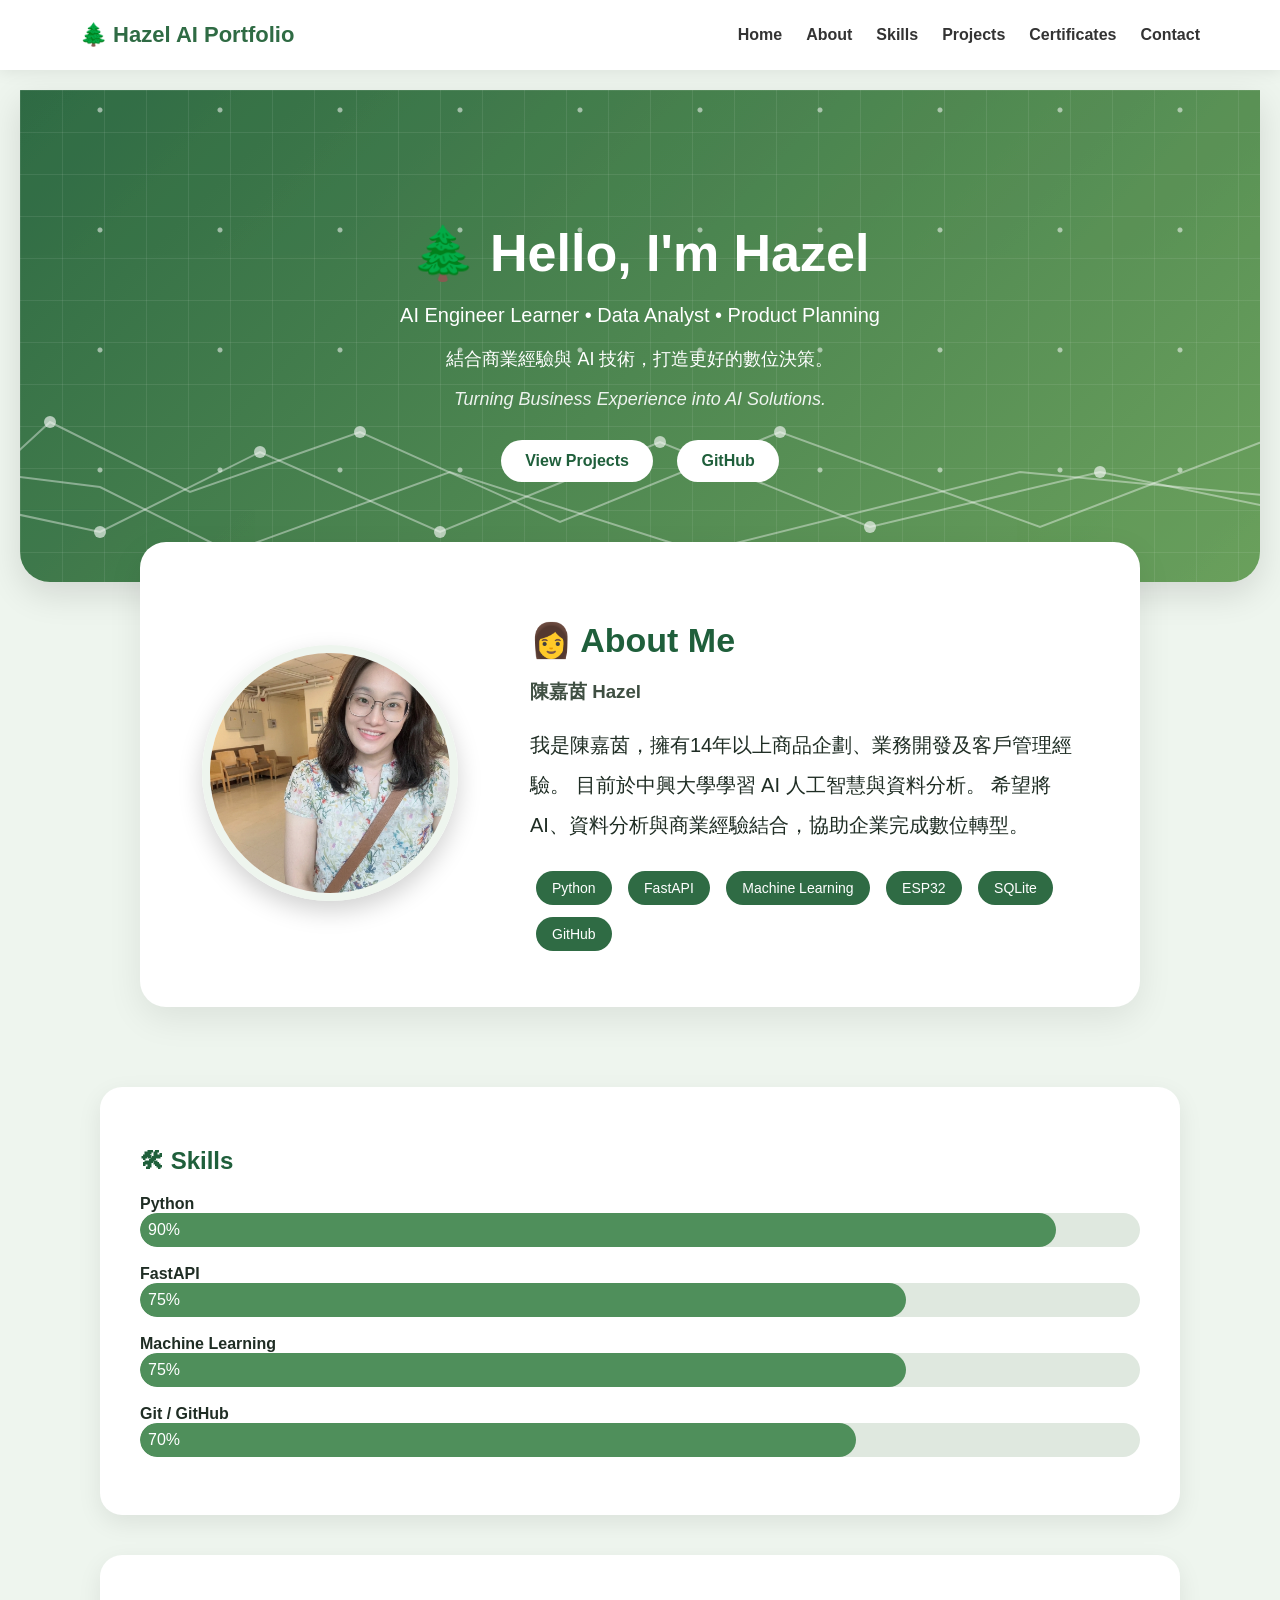
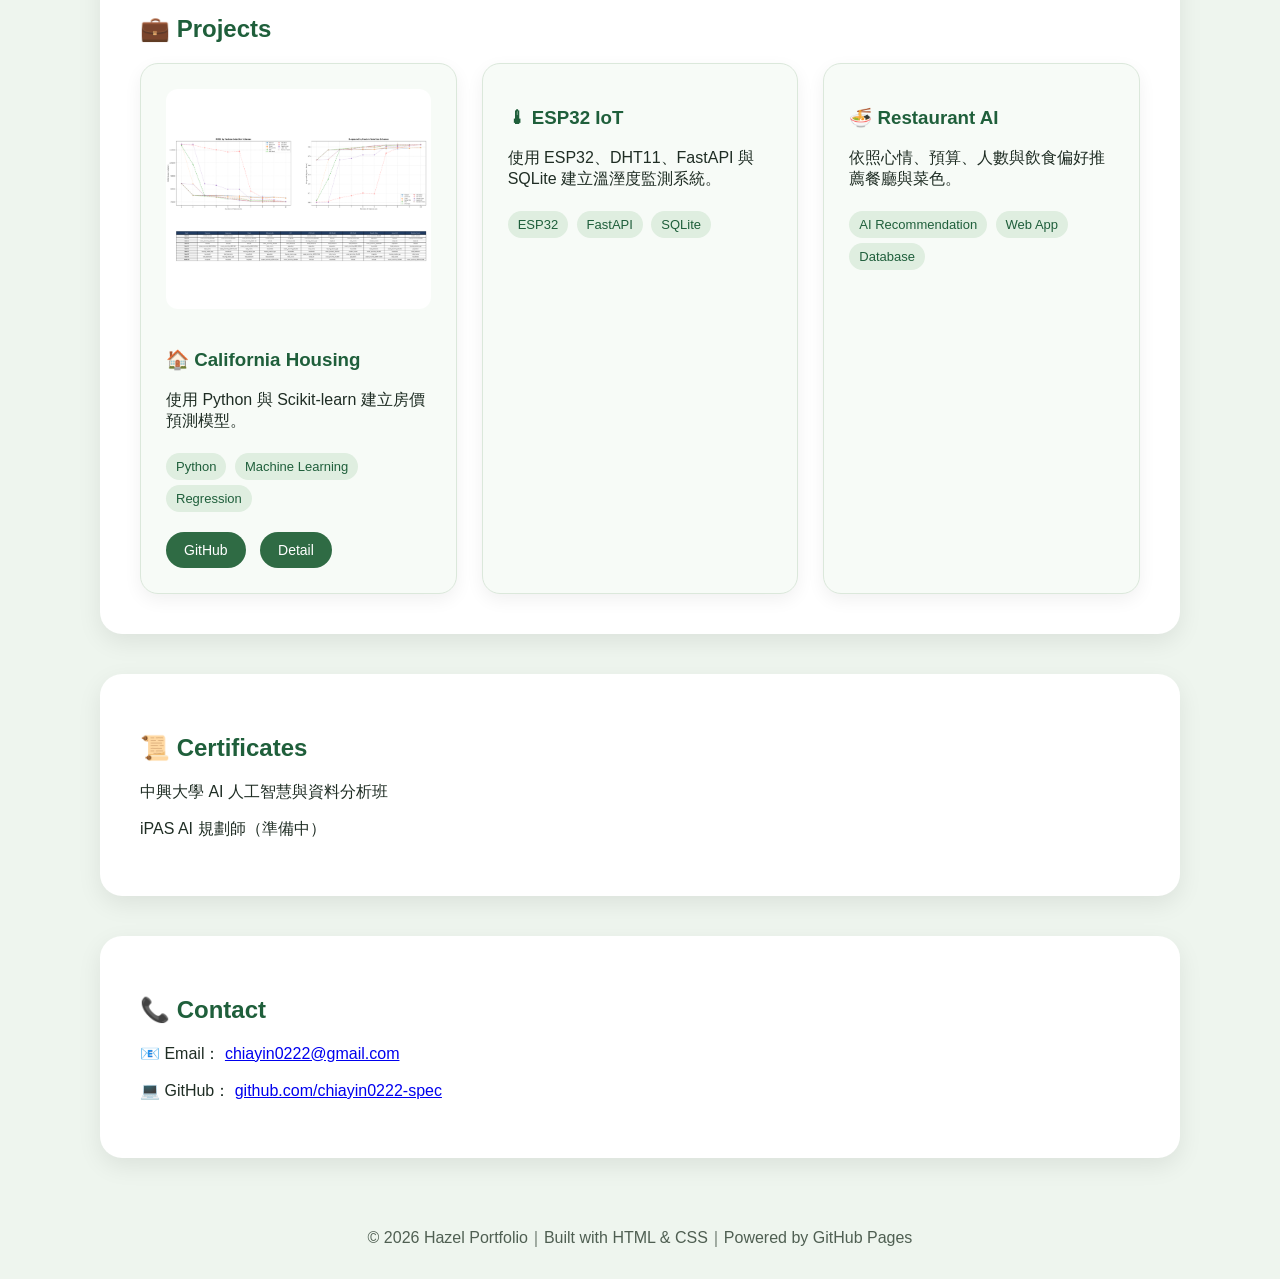
<file: index.html>
<!DOCTYPE html>
<html lang="zh-Hant">
<head>
  <meta charset="UTF-8">
  <title>Hazel AI Portfolio</title>
  <link rel="stylesheet" href="style.css">
</head>

<body>

  <nav class="navbar">
    <div class="logo">🌲 Hazel AI Portfolio</div>

    <ul class="nav-links">
      <li><a href="#hero">Home</a></li>
      <li><a href="#about">About</a></li>
      <li><a href="#skills">Skills</a></li>
      <li><a href="#projects">Projects</a></li>
      <li><a href="#certificates">Certificates</a></li>
      <li><a href="#contact">Contact</a></li>
    </ul>
  </nav>

  <section id="hero" class="hero">
    <h1>🌲 Hello, I'm Hazel</h1>
    <p class="role">AI Engineer Learner • Data Analyst • Product Planning</p>
    <p class="slogan">結合商業經驗與 AI 技術，打造更好的數位決策。</p>
    <p class="motto">Turning Business Experience into AI Solutions.</p>

    <div class="hero-buttons">
      <a class="btn" href="#projects">View Projects</a>
      <a class="btn" href="https://github.com/chiayin0222-spec">GitHub</a>
    </div>
  </section>

  <section id="about" class="about-section">
    <div class="about-card">
      <div class="photo">
        <img src="images/IMG_3133.PNG" class="profile" alt="Hazel">
      </div>

      <div class="intro">
        <h2>👩 About Me</h2>
        <h3>陳嘉茵 Hazel</h3>

        <p>
          我是陳嘉茵，擁有14年以上商品企劃、業務開發及客戶管理經驗。
          目前於中興大學學習 AI 人工智慧與資料分析。
          希望將 AI、資料分析與商業經驗結合，協助企業完成數位轉型。
        </p>

        <div class="tag">
          <span>Python</span>
          <span>FastAPI</span>
          <span>Machine Learning</span>
          <span>ESP32</span>
          <span>SQLite</span>
          <span>GitHub</span>
        </div>
      </div>
    </div>
  </section>

  <section id="skills">
  <h2>🛠 Skills</h2>

  <div class="skill">
    <strong>Python</strong>
    <div class="bar">
      <div class="fill" style="width:90%">90%</div>
    </div>
  </div>

  <div class="skill">
    <strong>FastAPI</strong>
    <div class="bar">
      <div class="fill" style="width:75%">75%</div>
    </div>
  </div>

  <div class="skill">
    <strong>Machine Learning</strong>
    <div class="bar">
      <div class="fill" style="width:75%">75%</div>
    </div>
  </div>

  <div class="skill">
    <strong>Git / GitHub</strong>
    <div class="bar">
      <div class="fill" style="width:70%">70%</div>
    </div>
  </div>
</section>
  
  <section id="projects">
    <h2>💼 Projects</h2>

    <div class="project-grid">

      <div class="project-card">
        <img src="images/california.png" class="project-image" alt="California Housing">

        <h3>🏠 California Housing</h3>

        <p>使用 Python 與 Scikit-learn 建立房價預測模型。</p>

        <div class="tag">
          <span>Python</span>
          <span>Machine Learning</span>
          <span>Regression</span>
        </div>

        <div class="project-links">
          <a class="btn-small" href="https://github.com/chiayin0222-spec" target="_blank">GitHub</a>
          <a class="btn-small" href="projects/california/">Detail</a>
        </div>
      </div>

      <div class="project-card">
        <h3>🌡 ESP32 IoT</h3>
        <p>使用 ESP32、DHT11、FastAPI 與 SQLite 建立溫溼度監測系統。</p>

        <div class="tag">
          <span>ESP32</span>
          <span>FastAPI</span>
          <span>SQLite</span>
        </div>
      </div>

      <div class="project-card">
        <h3>🍜 Restaurant AI</h3>
        <p>依照心情、預算、人數與飲食偏好推薦餐廳與菜色。</p>

        <div class="tag">
          <span>AI Recommendation</span>
          <span>Web App</span>
          <span>Database</span>
        </div>
      </div>

    </div>
  </section>

  <section id="certificates">
    <h2>📜 Certificates</h2>
    <p>中興大學 AI 人工智慧與資料分析班</p>
    <p>iPAS AI 規劃師（準備中）</p>
  </section>

  <section id="contact">
    <h2>📞 Contact</h2>

    <p>
      📧 Email：
      <a href="mailto:chiayin0222@gmail.com">chiayin0222@gmail.com</a>
    </p>

    <p>
      💻 GitHub：
      <a href="https://github.com/chiayin0222-spec" target="_blank">
        github.com/chiayin0222-spec
      </a>
    </p>
  </section>

  <footer>
    © 2026 Hazel Portfolio｜Built with HTML & CSS｜Powered by GitHub Pages
  </footer>

  <script src="script.js"></script>
</body>
</html>
</file>
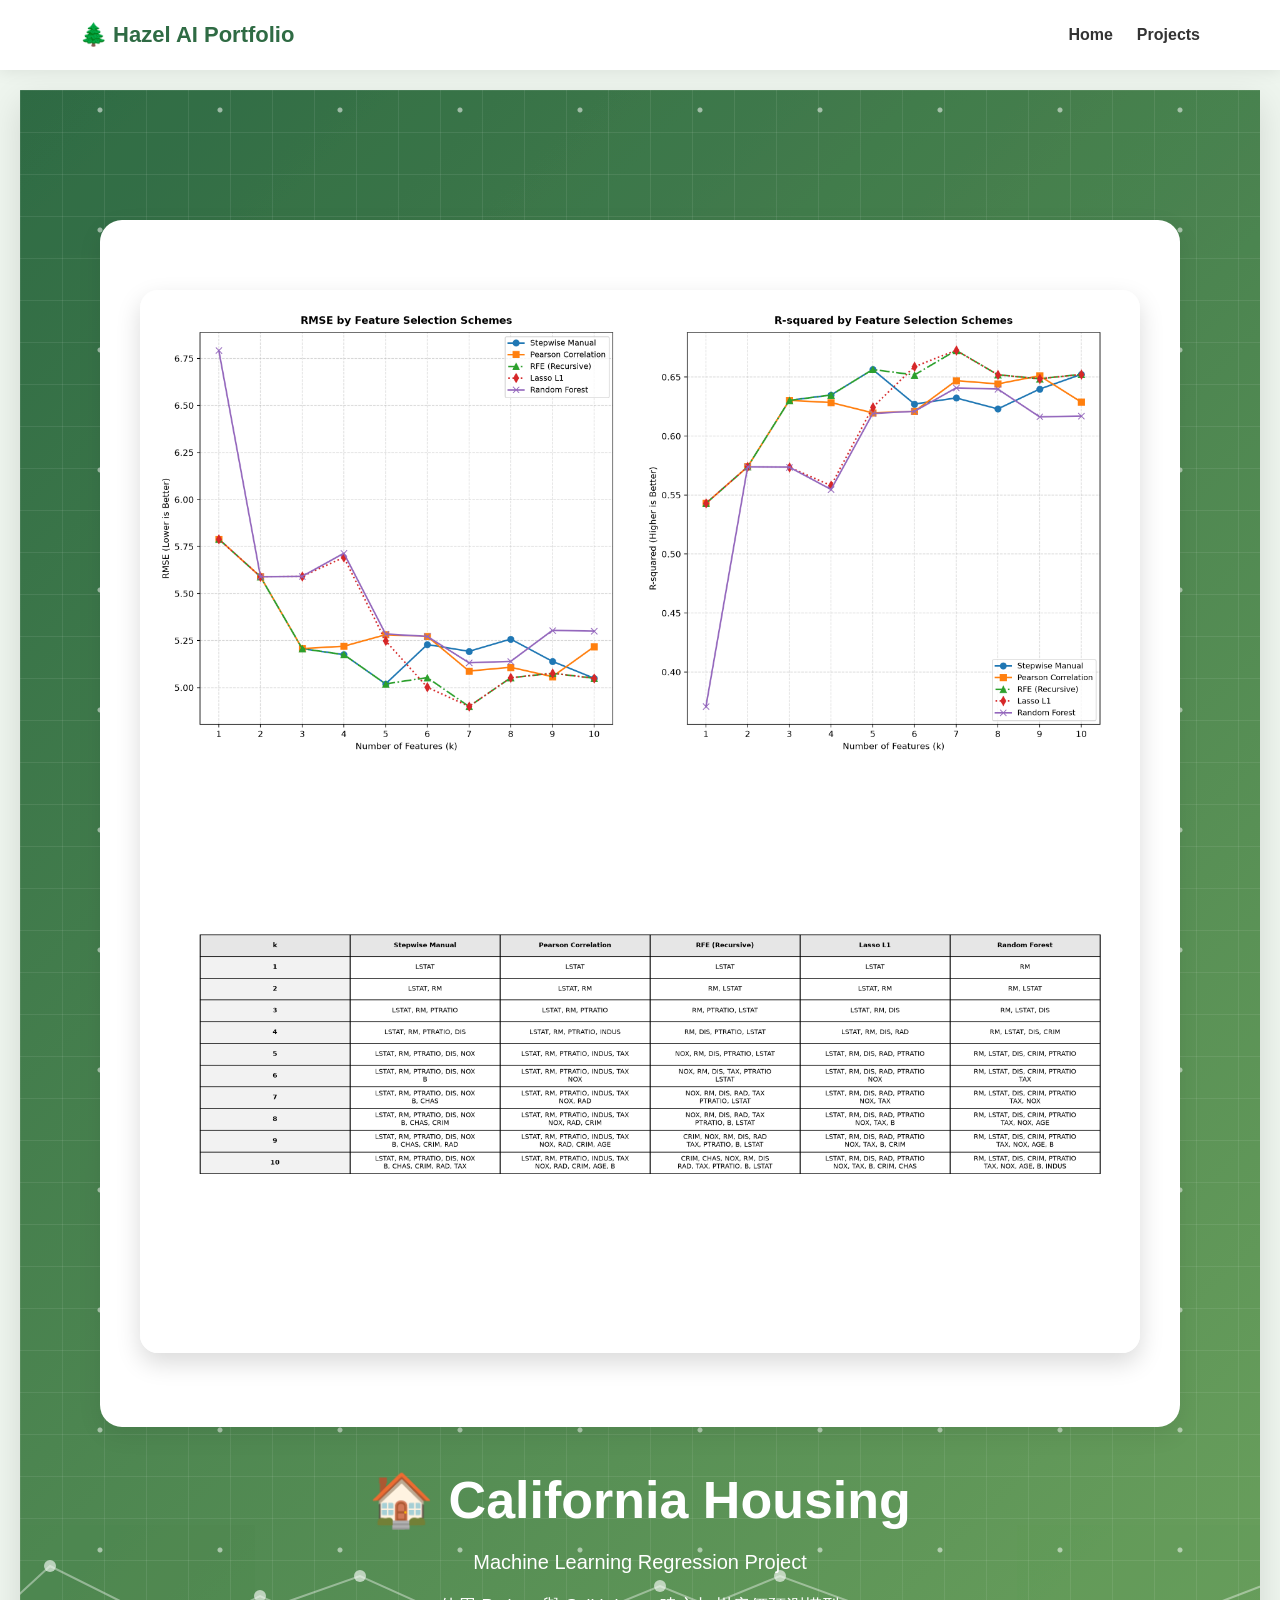
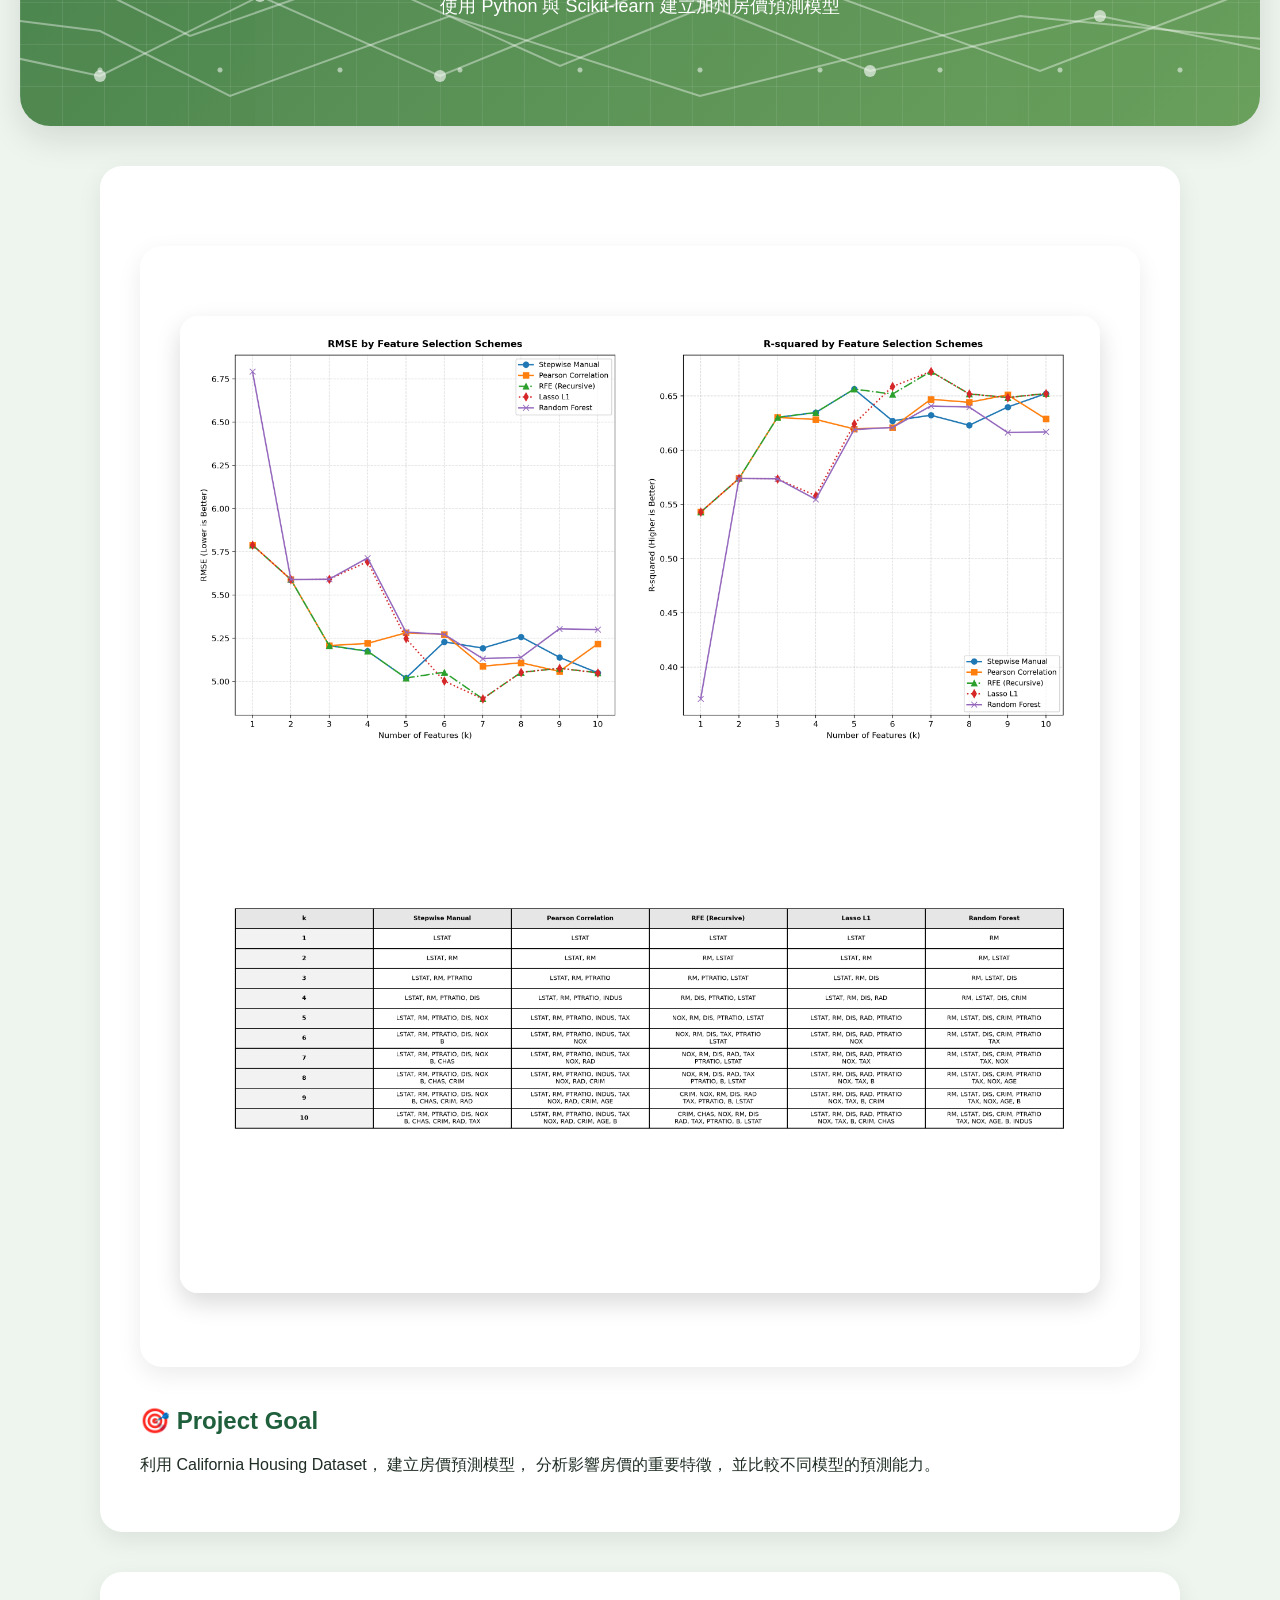
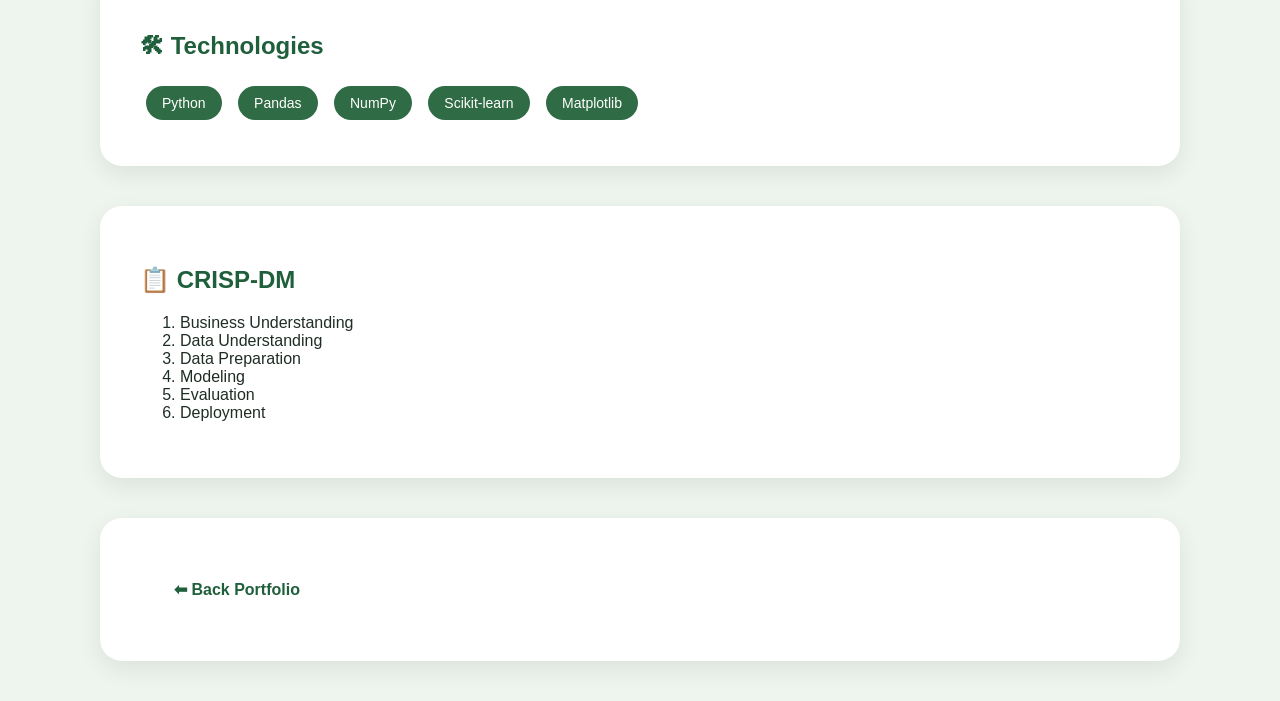
<file: projects/california/index.html>
<!DOCTYPE html>
<html lang="zh-Hant">
<head>
    <meta charset="UTF-8">
    <meta name="viewport" content="width=device-width, initial-scale=1.0">
    <title>California Housing | Hazel AI Portfolio</title>

    <link rel="stylesheet" href="../../style.css">

</head>

<body>

<nav class="navbar">
    <div class="logo">
        🌲 Hazel AI Portfolio
    </div>

    <ul class="nav-links">
        <li><a href="../../index.html">Home</a></li>
        <li><a href="../../index.html#projects">Projects</a></li>
    </ul>

</nav>

<section class="hero">
    <section>

    <img src="cover.png" class="project-cover" alt="California Housing">

</section>
    <h1>🏠 California Housing</h1>
    <p class="role">

        Machine Learning Regression Project
    </p>

    <p class="slogan">
        使用 Python 與 Scikit-learn 建立加州房價預測模型
    </p>

</section>

<section>
<section>

    <img src="cover.png" class="project-cover" alt="California Housing">

</section>
<h2>🎯 Project Goal</h2>

<p>

利用 California Housing Dataset，
建立房價預測模型，
分析影響房價的重要特徵，
並比較不同模型的預測能力。

</p>

</section>

<section>

<h2>🛠 Technologies</h2>

<div class="tag">

<span>Python</span>

<span>Pandas</span>

<span>NumPy</span>

<span>Scikit-learn</span>

<span>Matplotlib</span>

</div>

</section>

<section>

<h2>📋 CRISP-DM</h2>

<ol>

<li>Business Understanding</li>
<li>Data Understanding</li>
<li>Data Preparation</li>
<li>Modeling</li>
<li>Evaluation</li>
<li>Deployment</li>

</ol>

</section>

<section>

<a class="btn" href="../../index.html">

⬅ Back Portfolio

</a>

</section>

</body>

</html>
</file>
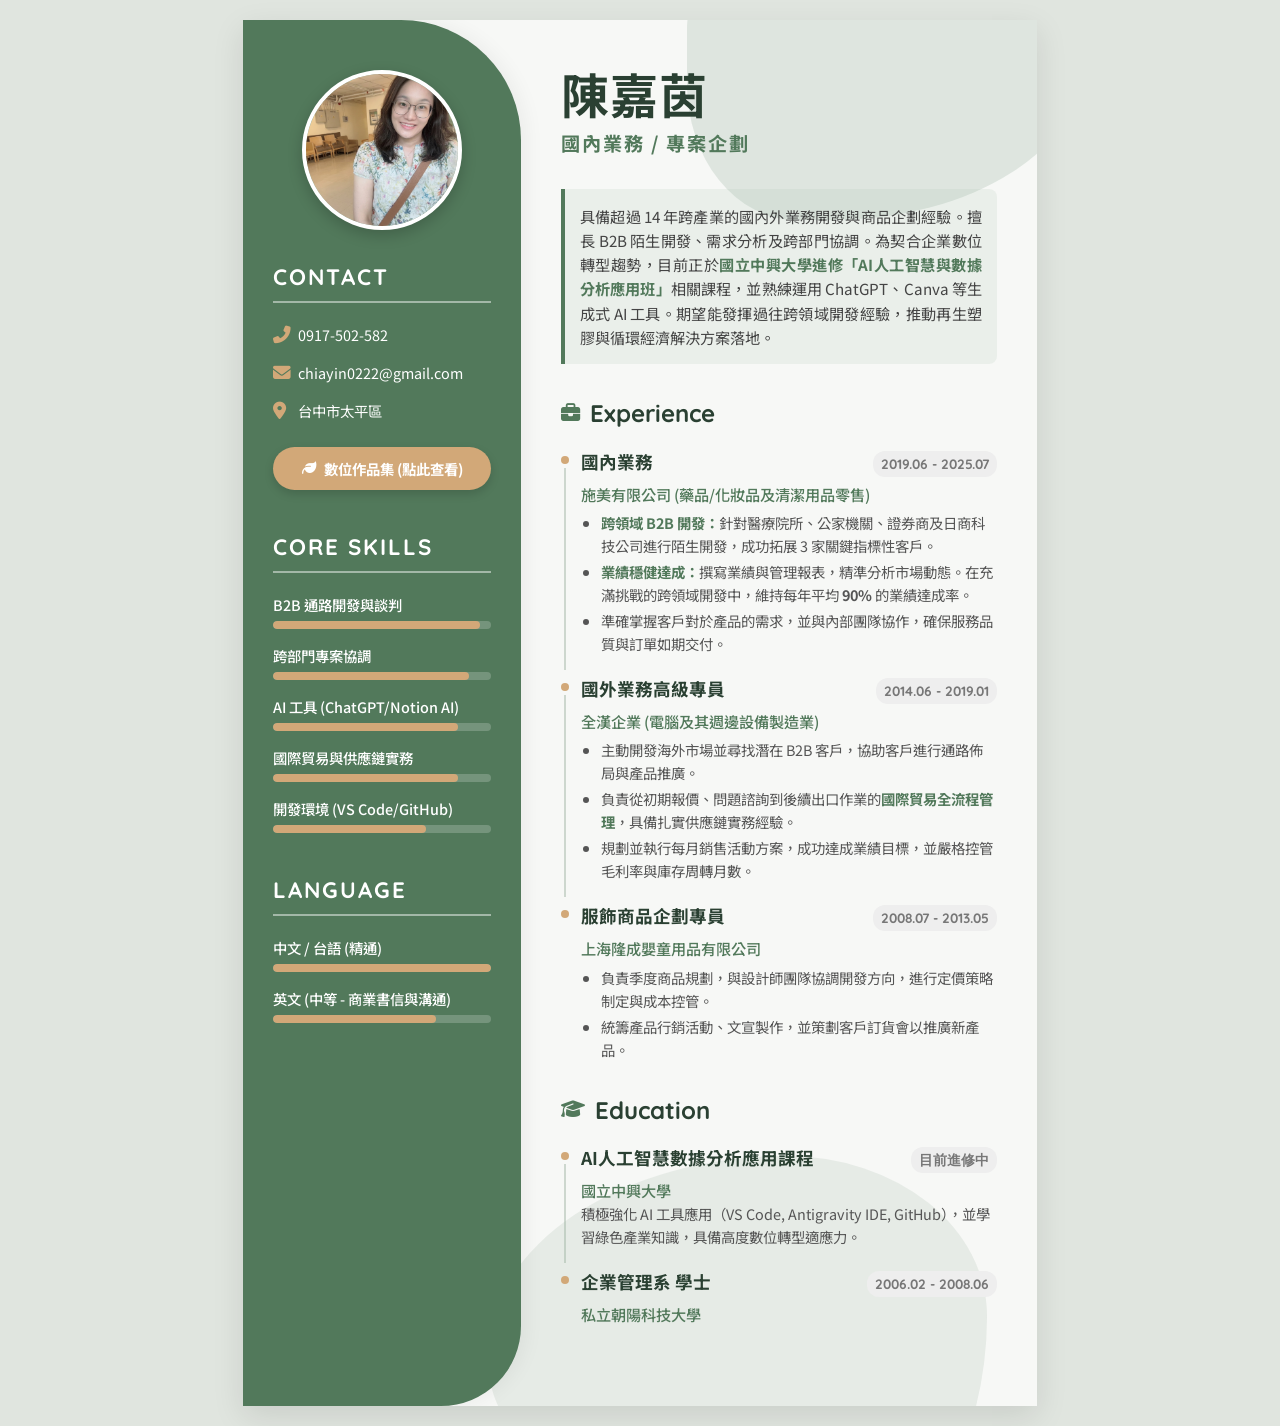
<file: code_artifact.html>
<!DOCTYPE html>
<html lang="zh-Hant">
<head>
    <meta charset="UTF-8">
    <meta name="viewport" content="width=device-width, initial-scale=1.0">
    <title>陳嘉茵 - 質感環保風履歷</title>
    <!-- 引入 Google 字體 -->
    <link href="https://fonts.googleapis.com/css2?family=Quicksand:wght@500;700&family=Noto+Sans+TC:wght@400;500;700&display=swap" rel="stylesheet">
    <!-- 引入 Font Awesome 圖示 -->
    <link rel="stylesheet" href="https://cdnjs.cloudflare.com/ajax/libs/font-awesome/6.4.0/css/all.min.css">
    <style>
        :root {
            /* 環保風配色 */
            --eco-dark: #2A4032;       /* 深墨綠 (文字/標題) */
            --eco-primary: #52795B;    /* 尤加利綠 (左側背景/強調色) */
            --eco-light: #A3B8A8;      /* 淺灰綠 (裝飾/進度條) */
            --eco-accent: #D2A878;     /* 溫暖大地棕 (作品集按鈕/亮點) */
            --eco-bg: #F7F8F6;         /* 米白紙張底色 */
            --white: #FFFFFF;
        }

        * {
            box-sizing: border-box;
            margin: 0;
            padding: 0;
        }

        body {
            font-family: 'Noto Sans TC', sans-serif;
            background-color: #e0e5df;
            color: var(--eco-dark);
            line-height: 1.6;
            display: flex;
            justify-content: center;
            padding: 20px;
        }

        /* 履歷 A4 容器 */
        .resume-wrapper {
            width: 210mm;
            min-height: 297mm;
            background-color: var(--eco-bg);
            box-shadow: 0 10px 30px rgba(0,0,0,0.1);
            display: flex;
            position: relative;
            overflow: hidden;
        }

        /* 葉片風格有機裝飾背景 (右上) */
        .leaf-blob-1 {
            position: absolute;
            top: -100px;
            right: -50px;
            width: 400px;
            height: 300px;
            background-color: var(--eco-light);
            opacity: 0.3;
            border-radius: 40% 60% 70% 30% / 40% 50% 60% 50%;
            z-index: 0;
        }

        /* 葉片風格有機裝飾背景 (右下) */
        .leaf-blob-2 {
            position: absolute;
            bottom: -150px;
            right: 50px;
            width: 500px;
            height: 400px;
            background-color: var(--eco-primary);
            opacity: 0.1;
            border-radius: 60% 40% 30% 70% / 50% 40% 60% 50%;
            z-index: 0;
        }

        /* 左側欄：尤加利綠背景 */
        .left-sidebar {
            width: 35%;
            background-color: var(--eco-primary);
            color: var(--white);
            padding: 50px 30px;
            position: relative;
            z-index: 1;
            /* 創造波西米亞風的右側弧線 */
            border-top-right-radius: 120px;
            border-bottom-right-radius: 80px;
            box-shadow: 5px 0 20px rgba(0,0,0,0.05);
        }

        /* 右側欄：主要內容區 */
        .right-content {
            width: 65%;
            padding: 50px 40px;
            position: relative;
            z-index: 1;
        }

        /* 照片區塊 */
        .profile-img-container {
            width: 160px;
            height: 160px;
            margin: 0 auto 30px;
            border-radius: 50%;
            border: 4px solid var(--white);
            box-shadow: 0 5px 15px rgba(0,0,0,0.2);
            overflow: hidden;
            background-color: var(--eco-light);
        }

        .profile-img-container img {
            width: 100%;
            height: 100%;
            object-fit: cover;
        }

        /* 聯絡資訊 */
        .contact-info {
            margin-bottom: 40px;
        }

        .contact-item {
            display: flex;
            align-items: center;
            margin-bottom: 15px;
            font-size: 0.9rem;
        }

        .contact-item i {
            width: 25px;
            font-size: 1.1rem;
            color: var(--eco-accent);
        }

        /* 作品集按鈕 */
        .portfolio-btn {
            display: inline-flex;
            align-items: center;
            justify-content: center;
            background-color: var(--eco-accent);
            color: var(--white);
            text-decoration: none;
            padding: 10px 15px;
            border-radius: 25px;
            font-weight: 700;
            font-size: 0.9rem;
            margin-top: 10px;
            width: 100%;
            transition: all 0.3s ease;
            box-shadow: 0 4px 10px rgba(0,0,0,0.15);
        }
        
        .portfolio-btn i {
            margin-right: 8px;
        }

        /* 左側標題 */
        .sidebar-title {
            font-family: 'Quicksand', sans-serif;
            font-size: 1.4rem;
            text-transform: uppercase;
            letter-spacing: 2px;
            margin-bottom: 20px;
            padding-bottom: 5px;
            border-bottom: 2px solid var(--eco-light);
            font-weight: 700;
        }

        /* 技能條區塊 */
        .skill-item {
            margin-bottom: 15px;
        }

        .skill-name {
            font-size: 0.9rem;
            margin-bottom: 5px;
            font-weight: 500;
        }

        .skill-bar {
            height: 8px;
            background-color: rgba(255,255,255,0.2);
            border-radius: 4px;
            overflow: hidden;
        }

        .skill-level {
            height: 100%;
            background-color: var(--eco-accent);
            border-radius: 4px;
        }

        /* 右側標題區 (姓名與職位) */
        .header {
            margin-bottom: 30px;
        }

        .name {
            font-family: 'Quicksand', 'Noto Sans TC', sans-serif;
            font-size: 3rem;
            font-weight: 700;
            color: var(--eco-dark);
            line-height: 1.1;
            margin-bottom: 5px;
            letter-spacing: 1px;
        }

        .job-title {
            font-size: 1.2rem;
            color: var(--eco-primary);
            font-weight: 700;
            letter-spacing: 2px;
            text-transform: uppercase;
        }

        /* 右側內容區塊通用設定 */
        .section {
            margin-bottom: 30px;
        }

        .section-title {
            font-family: 'Quicksand', 'Noto Sans TC', sans-serif;
            font-size: 1.5rem;
            color: var(--eco-dark);
            margin-bottom: 15px;
            display: flex;
            align-items: center;
            font-weight: 700;
        }

        .section-title i {
            color: var(--eco-primary);
            margin-right: 10px;
            font-size: 1.2rem;
        }

        .summary-text {
            font-size: 0.95rem;
            color: #444;
            text-align: justify;
            background-color: rgba(163, 184, 168, 0.15); /* 淡淡的綠底 */
            padding: 15px;
            border-left: 4px solid var(--eco-primary);
            border-radius: 0 8px 8px 0;
        }

        .highlight-text {
            color: var(--eco-primary);
            font-weight: 700;
        }

        /* 經歷與學歷項目 */
        .item {
            margin-bottom: 20px;
            position: relative;
            padding-left: 20px;
        }
        
        /* 時間軸設計 */
        .item::before {
            content: '';
            position: absolute;
            left: 0;
            top: 8px;
            width: 8px;
            height: 8px;
            background-color: var(--eco-accent);
            border-radius: 50%;
        }

        .item::after {
            content: '';
            position: absolute;
            left: 3px;
            top: 20px;
            bottom: -15px;
            width: 2px;
            background-color: var(--eco-light);
            opacity: 0.5;
        }

        .item:last-child::after {
            display: none;
        }

        .item-header {
            display: flex;
            justify-content: space-between;
            align-items: baseline;
            margin-bottom: 5px;
        }

        .item-title {
            font-size: 1.1rem;
            font-weight: 700;
            color: var(--eco-dark);
        }

        .item-company {
            font-size: 0.95rem;
            color: var(--eco-primary);
            font-weight: 500;
        }

        .item-date {
            font-size: 0.85rem;
            color: #777;
            font-family: 'Quicksand', sans-serif;
            font-weight: 700;
            background-color: #eee;
            padding: 2px 8px;
            border-radius: 12px;
        }

        .item-desc {
            font-size: 0.9rem;
            color: #555;
        }

        .item-desc ul {
            padding-left: 20px;
            margin-top: 5px;
        }
        
        .item-desc li {
            margin-bottom: 3px;
        }

        /* 列印設定：確保轉存 PDF 時顏色與背景正常 */
        @media print {
            body { background-color: var(--white); padding: 0; }
            .resume-wrapper { box-shadow: none; width: 100%; height: 100%; }
            * { -webkit-print-color-adjust: exact !important; print-color-adjust: exact !important; }
            .portfolio-btn { border: 1px solid var(--white); }
        }
    </style>
</head>
<body>

<div class="resume-wrapper">
    <!-- 葉片裝飾 -->
    <div class="leaf-blob-1"></div>
    <div class="leaf-blob-2"></div>

    <!-- 左側欄位 -->
    <div class="left-sidebar">
        <!-- 個人照片：只要妳把這份檔案跟 image_b9d3a1.png 放在同一個資料夾，就會正常顯示！ -->
        <div class="profile-img-container">
            <!-- onerror 機制：如果在網頁預覽讀不到本地照片，先用一張預設的女業務圖代替，避免畫面破圖 -->
            <img src="./image_b9d3a1.png" alt="Profile Photo" onerror="this.src='https://images.unsplash.com/photo-1573496359142-b8d87734a5a2?auto=format&fit=crop&w=400&q=80'">
        </div>

        <!-- 聯絡方式 -->
        <div class="sidebar-title">Contact</div>
        <div class="contact-info">
            <div class="contact-item">
                <i class="fas fa-phone-alt"></i> 0917-502-582
            </div>
            <div class="contact-item">
                <i class="fas fa-envelope"></i> chiayin0222@gmail.com
            </div>
            <div class="contact-item">
                <i class="fas fa-map-marker-alt"></i> 台中市太平區
            </div>
            <!-- 作品集按鈕 -->
            <a href="https://chiayin0222-spec.github.io/Portfolio/index.html" target="_blank" class="portfolio-btn">
                <i class="fas fa-leaf"></i> 數位作品集 (點此查看)
            </a>
        </div>

        <!-- 核心技能 (以進度條呈現) -->
        <div class="sidebar-title">Core Skills</div>
        
        <div class="skill-item">
            <div class="skill-name">B2B 通路開發與談判</div>
            <div class="skill-bar"><div class="skill-level" style="width: 95%;"></div></div>
        </div>
        
        <div class="skill-item">
            <div class="skill-name">跨部門專案協調</div>
            <div class="skill-bar"><div class="skill-level" style="width: 90%;"></div></div>
        </div>

        <div class="skill-item">
            <div class="skill-name">AI 工具 (ChatGPT/Notion AI)</div>
            <div class="skill-bar"><div class="skill-level" style="width: 85%;"></div></div>
        </div>

        <div class="skill-item">
            <div class="skill-name">國際貿易與供應鏈實務</div>
            <div class="skill-bar"><div class="skill-level" style="width: 85%;"></div></div>
        </div>
        
        <div class="skill-item">
            <div class="skill-name">開發環境 (VS Code/GitHub)</div>
            <div class="skill-bar"><div class="skill-level" style="width: 70%;"></div></div>
        </div>

        <!-- 語言能力 -->
        <div class="sidebar-title" style="margin-top: 40px;">Language</div>
        <div class="skill-item">
            <div class="skill-name">中文 / 台語 (精通)</div>
            <div class="skill-bar"><div class="skill-level" style="width: 100%;"></div></div>
        </div>
        <div class="skill-item">
            <div class="skill-name">英文 (中等 - 商業書信與溝通)</div>
            <div class="skill-bar"><div class="skill-level" style="width: 75%;"></div></div>
        </div>
    </div>

    <!-- 右側欄位 -->
    <div class="right-content">
        <!-- 姓名與職稱 -->
        <div class="header">
            <h1 class="name">陳嘉茵</h1>
            <div class="job-title">國內業務 / 專案企劃</div>
        </div>

        <!-- 個人簡介 -->
        <div class="section">
            <div class="summary-text">
                具備超過 14 年跨產業的國內外業務開發與商品企劃經驗。擅長 B2B 陌生開發、需求分析及跨部門協調。為契合企業數位轉型趨勢，目前正於<span class="highlight-text">國立中興大學進修「AI人工智慧與數據分析應用班」</span>相關課程，並熟練運用 ChatGPT、Canva 等生成式 AI 工具。期望能發揮過往跨領域開發經驗，推動再生塑膠與循環經濟解決方案落地。
            </div>
        </div>

        <!-- 工作經歷 -->
        <div class="section">
            <h2 class="section-title"><i class="fas fa-briefcase"></i> Experience</h2>
            
            <div class="item">
                <div class="item-header">
                    <span class="item-title">國內業務</span>
                    <span class="item-date">2019.06 - 2025.07</span>
                </div>
                <div class="item-company">施美有限公司 (藥品/化妝品及清潔用品零售)</div>
                <div class="item-desc">
                    <ul>
                        <li><span class="highlight-text">跨領域 B2B 開發：</span>針對醫療院所、公家機關、證券商及日商科技公司進行陌生開發，成功拓展 3 家關鍵指標性客戶。</li>
                        <li><span class="highlight-text">業績穩健達成：</span>撰寫業績與管理報表，精準分析市場動態。在充滿挑戰的跨領域開發中，維持每年平均 <b>90%</b> 的業績達成率。</li>
                        <li>準確掌握客戶對於產品的需求，並與內部團隊協作，確保服務品質與訂單如期交付。</li>
                    </ul>
                </div>
            </div>

            <div class="item">
                <div class="item-header">
                    <span class="item-title">國外業務高級專員</span>
                    <span class="item-date">2014.06 - 2019.01</span>
                </div>
                <div class="item-company">全漢企業 (電腦及其週邊設備製造業)</div>
                <div class="item-desc">
                    <ul>
                        <li>主動開發海外市場並尋找潛在 B2B 客戶，協助客戶進行通路佈局與產品推廣。</li>
                        <li>負責從初期報價、問題諮詢到後續出口作業的<span class="highlight-text">國際貿易全流程管理</span>，具備扎實供應鏈實務經驗。</li>
                        <li>規劃並執行每月銷售活動方案，成功達成業績目標，並嚴格控管毛利率與庫存周轉月數。</li>
                    </ul>
                </div>
            </div>

            <div class="item">
                <div class="item-header">
                    <span class="item-title">服飾商品企劃專員</span>
                    <span class="item-date">2008.07 - 2013.05</span>
                </div>
                <div class="item-company">上海隆成嬰童用品有限公司</div>
                <div class="item-desc">
                    <ul>
                        <li>負責季度商品規劃，與設計師團隊協調開發方向，進行定價策略制定與成本控管。</li>
                        <li>統籌產品行銷活動、文宣製作，並策劃客戶訂貨會以推廣新產品。</li>
                    </ul>
                </div>
            </div>
        </div>

        <!-- 學歷與進修 -->
        <div class="section">
            <h2 class="section-title"><i class="fas fa-graduation-cap"></i> Education</h2>
            
            <div class="item" style="padding-bottom: 0;">
                <div class="item-header">
                    <span class="item-title highlight-text">AI人工智慧數據分析應用課程</span>
                    <span class="item-date">目前進修中</span>
                </div>
                <div class="item-company">國立中興大學</div>
                <div class="item-desc">
                    積極強化 AI 工具應用（VS Code, Antigravity IDE, GitHub），並學習綠色產業知識，具備高度數位轉型適應力。
                </div>
            </div>

            <div class="item" style="padding-bottom: 0; margin-top: 15px;">
                <div class="item-header">
                    <span class="item-title">企業管理系 學士</span>
                    <span class="item-date">2006.02 - 2008.06</span>
                </div>
                <div class="item-company">私立朝陽科技大學</div>
            </div>
        </div>

    </div>
</div>

</body>
</html>
</file>
<file: style.css>
html {
  scroll-behavior: smooth;
}

body {
  margin: 0;
  font-family: Arial, "Microsoft JhengHei", sans-serif;
  background: #eef5ee;
  color: #1f2d24;
}

/* Navigation */
.navbar {
  position: fixed;
  top: 0;
  left: 0;
  width: 100%;
  height: 70px;
  background: white;
  box-shadow: 0 2px 15px rgba(0,0,0,0.08);
  display: flex;
  justify-content: space-between;
  align-items: center;
  padding: 0 80px;
  box-sizing: border-box;
  z-index: 999;
}

.logo {
  font-size: 22px;
  font-weight: bold;
  color: #2f6b44;
}

.nav-links {
  display: flex;
  gap: 24px;
  list-style: none;
  margin: 0;
  padding: 0;
}

.nav-links a {
  text-decoration: none;
  color: #333;
  font-weight: 600;
}

.nav-links a:hover {
  color: #2f6b44;
}

/* Hero */
.hero {
  position: relative;
  overflow: hidden;
  max-width: 1200px;
  margin: 90px auto 0;
  padding: 90px 20px 90px;
  text-align: center;
  background: linear-gradient(135deg, #2F6B44, #6BA15D);
  color: white;
  border-radius: 0 0 30px 30px;
  box-shadow: 0 12px 35px rgba(0,0,0,0.12);
}

.hero::before {
  content: "";
  position: absolute;
  left: 0;
  bottom: 0;
  width: 100%;
  height: 260px;

  background: url("data:image/svg+xml,%3Csvg xmlns='http://www.w3.org/2000/svg' width='1600' height='260' viewBox='0 0 1600 260'%3E%3Cg stroke='white' stroke-opacity='0.42' fill='none' stroke-width='2'%3E%3Cpath d='M0 230 L120 180 L260 210 L420 130 L600 210 L820 120 L1030 205 L1260 150 L1600 220'/%3E%3Cpath d='M0 250 L100 145 L260 165 L390 230 L610 150 L860 230 L1180 150 L1600 190'/%3E%3Cpath d='M80 220 L210 100 L350 170 L520 110 L720 200 L940 110 L1200 205 L1500 90'/%3E%3C/g%3E%3Cg fill='white' fill-opacity='0.65'%3E%3Ccircle cx='120' cy='180' r='6'/%3E%3Ccircle cx='260' cy='210' r='6'/%3E%3Ccircle cx='420' cy='130' r='6'/%3E%3Ccircle cx='600' cy='210' r='6'/%3E%3Ccircle cx='820' cy='120' r='6'/%3E%3Ccircle cx='1030' cy='205' r='6'/%3E%3Ccircle cx='1260' cy='150' r='6'/%3E%3Ccircle cx='210' cy='100' r='6'/%3E%3Ccircle cx='520' cy='110' r='6'/%3E%3Ccircle cx='940' cy='110' r='6'/%3E%3Ccircle cx='1500' cy='90' r='6'/%3E%3C/g%3E%3C/svg%3E");

  background-repeat: no-repeat;
  background-size: cover;
  background-position: bottom;
  opacity: 0.95;
  pointer-events: none;
}

.hero::after {
  content: "";
  position: absolute;
  inset: 0;
  background-image:
    radial-gradient(circle, rgba(255,255,255,0.65) 2px, transparent 3px),
    linear-gradient(rgba(255,255,255,0.10) 1px, transparent 1px),
    linear-gradient(90deg, rgba(255,255,255,0.10) 1px, transparent 1px);
  background-size:
    120px 120px,
    42px 42px,
    42px 42px;
  background-position:
    20px 80px,
    0 0,
    0 0;
  opacity: 0.8;
  pointer-events: none;
}

.hero > * {
  position: relative;
  z-index: 2;
}

.hero h1,
.hero .role,
.hero .slogan,
.hero .motto {
  color: white;
}

.hero h1 {
  font-size: 52px;
  margin-bottom: 16px;
}

.role {
  font-size: 20px;
}

.slogan {
  font-size: 18px;
  margin: 18px 0;
}

.motto {
  font-size: 18px;
  font-style: italic;
  color: #f5fff5;
  opacity: 0.9;
  margin-bottom: 20px;
}

/* Buttons */
.btn {
  display: inline-block;
  margin: 10px;
  padding: 12px 24px;
  background: white;
  color: #1f5f3b;
  text-decoration: none;
  border-radius: 30px;
  font-weight: bold;
  transition: 0.3s;
}

.btn:hover {
  transform: translateY(-3px);
  box-shadow: 0 8px 20px rgba(0,0,0,0.18);
}

/* Sections */
section {
  max-width: 1000px;
  margin: 40px auto;
  background: white;
  padding: 40px;
  border-radius: 22px;
  box-shadow: 0 8px 24px rgba(0,0,0,0.08);
}

h2 {
  color: #1f5f3b;
}

/* About */
.about-section {
  margin-top: -80px;
  position: relative;
  z-index: 10;
  background: transparent;
  box-shadow: none;
}

.about-card {
  background: white;
  border-radius: 26px;
  padding: 50px;
  display: flex;
  align-items: center;
  gap: 60px;
  box-shadow: 0 12px 35px rgba(0,0,0,0.08);
}

.photo {
  flex: 1;
  text-align: center;
}

.intro {
  flex: 2;
}

.profile {
  width: 240px;
  height: 240px;
  border-radius: 50%;
  object-fit: cover;
  border: 8px solid #eef5ee;
  box-shadow: 0 10px 25px rgba(0,0,0,0.18);
}

.intro h2 {
  font-size: 34px;
  margin-bottom: 10px;
}

.intro h3 {
  color: #3f4f42;
  margin-bottom: 20px;
}

.intro p {
  font-size: 20px;
  line-height: 2;
}

/* Tags */
.tag span {
  display: inline-block;
  background: #2f6b44;
  color: white;
  padding: 9px 16px;
  border-radius: 20px;
  margin: 6px;
  font-size: 14px;
}

/* Skills */
.skill {
  margin: 18px 0;
}

.bar {
  background: #dfe8df;
  border-radius: 20px;
  overflow: hidden;
}

.fill {
  background: #4f8f5b;
  color: white;
  padding: 8px;
  border-radius: 20px;
}

/* Projects */
.project-grid {
  display: grid;
  grid-template-columns: repeat(3, 1fr);
  gap: 25px;
}

.project-image {
  width: 100%;
  height: 220px;
  object-fit: contain;
  border-radius: 12px;
  margin-bottom: 18px;
  background: white;
}

.project-card {
  background: #f7fbf7;
  border-radius: 18px;
  padding: 25px;
  border: 1px solid #dbe8db;
  box-shadow: 0 6px 18px rgba(0,0,0,0.06);
  transition: 0.3s;
}

.project-card:hover {
  transform: translateY(-8px);
  box-shadow: 0 14px 28px rgba(0,0,0,0.12);
}

.project-card h3 {
  color: #1f5f3b;
}

.project-card span {
  display: inline-block;
  background: #dfeee0;
  color: #1f5f3b;
  padding: 6px 10px;
  border-radius: 20px;
  font-size: 13px;
  margin: 5px 4px 0 0;
}

.project-links {
  margin-top: 20px;
}

.btn-small {
  display: inline-block;
  background: #2F6B44;
  color: white;
  text-decoration: none;
  padding: 10px 18px;
  border-radius: 30px;
  margin-right: 10px;
  font-size: 14px;
  transition: 0.3s;
}

.btn-small:hover {
  background: #1F5A38;
  transform: translateY(-2px);
}

/* Project Detail Page */
.project-cover {
  width: 100%;
  border-radius: 18px;
  box-shadow: 0 10px 25px rgba(0,0,0,0.15);
  margin: 30px 0;
}

/* Footer */
footer {
  text-align: center;
  padding: 30px;
  color: #4f5f52;
}

/* Mobile */
@media (max-width: 900px) {
  .navbar {
    padding: 0 24px;
  }

  .nav-links {
    display: none;
  }

  .hero {
    margin-top: 80px;
    padding: 70px 20px 80px;
  }

  .hero h1 {
    font-size: 38px;
  }

  .about-card {
    flex-direction: column;
    text-align: center;
  }

  .project-grid {
    grid-template-columns: 1fr;
  }
}
</file>
